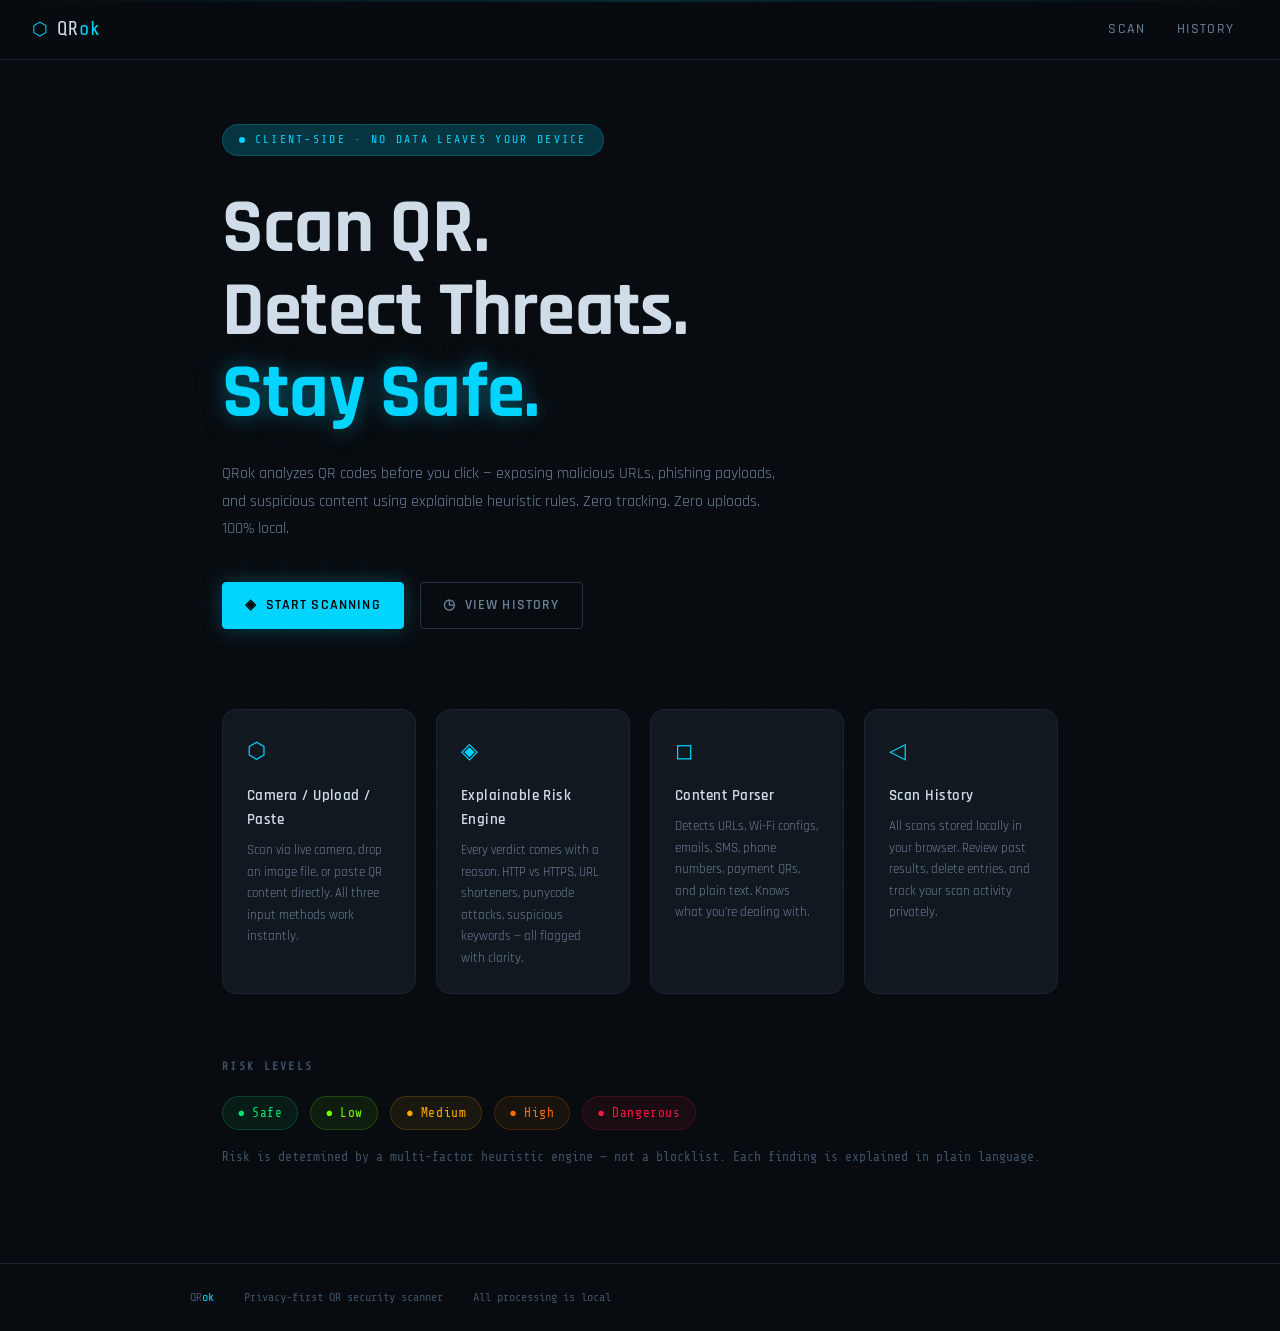
<file: index.html>
<!DOCTYPE html>
<html lang="en">
<head>
  <meta charset="UTF-8" />
  <meta name="viewport" content="width=device-width, initial-scale=1.0" />
  <title>QRok — QR Security Scanner</title>
  <link rel="stylesheet" href="assets/css/style.css" />
  <link rel="preconnect" href="https://fonts.googleapis.com">
  <link href="https://fonts.googleapis.com/css2?family=Share+Tech+Mono&family=Rajdhani:wght@300;400;500;600;700&display=swap" rel="stylesheet">
<!-- Google tag (gtag.js) -->
<script async src="https://www.googletagmanager.com/gtag/js?id=G-RPC8TESB10"></script>
<script>
  window.dataLayer = window.dataLayer || [];
  function gtag(){dataLayer.push(arguments);}
  gtag('js', new Date());

  gtag('config', 'G-RPC8TESB10');
</script>
</head>
<body class="page-landing">

  <div class="grid-overlay"></div>
  <div class="scanline"></div>

  <header class="site-header">
    <div class="logo">
      <span class="logo-icon">⬡</span>
      <span class="logo-text">QR<span class="accent">ok</span></span>
    </div>
    <nav class="site-nav">
      <a href="scan.html" class="nav-link">Scan</a>
      <a href="history.html" class="nav-link">History</a>
    </nav>
  </header>

  <main class="landing-main">

    <div class="hero">
      <div class="hero-badge">
        <span class="badge-dot"></span>
        <span>CLIENT-SIDE · NO DATA LEAVES YOUR DEVICE</span>
      </div>

      <h1 class="hero-title">
        <span class="title-line">Scan QR.</span>
        <span class="title-line">Detect Threats.</span>
        <span class="title-line accent-glow">Stay Safe.</span>
      </h1>

      <p class="hero-sub">
        QRok analyzes QR codes before you click — exposing malicious URLs, phishing payloads,
        and suspicious content using explainable heuristic rules.
        Zero tracking. Zero uploads. 100% local.
      </p>

      <div class="hero-cta">
        <a href="scan.html" class="btn btn-primary">
          <span class="btn-icon">◈</span>
          Start Scanning
        </a>
        <a href="history.html" class="btn btn-ghost">
          <span class="btn-icon">◷</span>
          View History
        </a>
      </div>
    </div>

    <div class="features-grid">
      <div class="feature-card">
        <div class="feature-icon">⬡</div>
        <h3>Camera / Upload / Paste</h3>
        <p>Scan via live camera, drop an image file, or paste QR content directly. All three input methods work instantly.</p>
      </div>
      <div class="feature-card">
        <div class="feature-icon">◈</div>
        <h3>Explainable Risk Engine</h3>
        <p>Every verdict comes with a reason. HTTP vs HTTPS, URL shorteners, punycode attacks, suspicious keywords — all flagged with clarity.</p>
      </div>
      <div class="feature-card">
        <div class="feature-icon">◻</div>
        <h3>Content Parser</h3>
        <p>Detects URLs, Wi-Fi configs, emails, SMS, phone numbers, payment QRs, and plain text. Knows what you're dealing with.</p>
      </div>
      <div class="feature-card">
        <div class="feature-icon">◁</div>
        <h3>Scan History</h3>
        <p>All scans stored locally in your browser. Review past results, delete entries, and track your scan activity privately.</p>
      </div>
    </div>

    <div class="risk-legend">
      <h2 class="section-title">Risk Levels</h2>
      <div class="risk-levels">
        <div class="risk-pill risk-safe"><span>●</span> Safe</div>
        <div class="risk-pill risk-low"><span>●</span> Low</div>
        <div class="risk-pill risk-medium"><span>●</span> Medium</div>
        <div class="risk-pill risk-high"><span>●</span> High</div>
        <div class="risk-pill risk-dangerous"><span>●</span> Dangerous</div>
      </div>
      <p class="risk-legend-note">Risk is determined by a multi-factor heuristic engine — not a blocklist. Each finding is explained in plain language.</p>
    </div>

  </main>

  <footer class="site-footer">
    <div class="footer-inner">
      <span class="logo-text-sm">QR<span class="accent">ok</span></span>
      <span class="footer-sep">·</span>
      <span>Privacy-first QR security scanner</span>
      <span class="footer-sep">·</span>
      <span>All processing is local</span>
    </div>
  </footer>

  <script src="assets/js/app.js" type="module"></script>
</body>
</html>
</file>
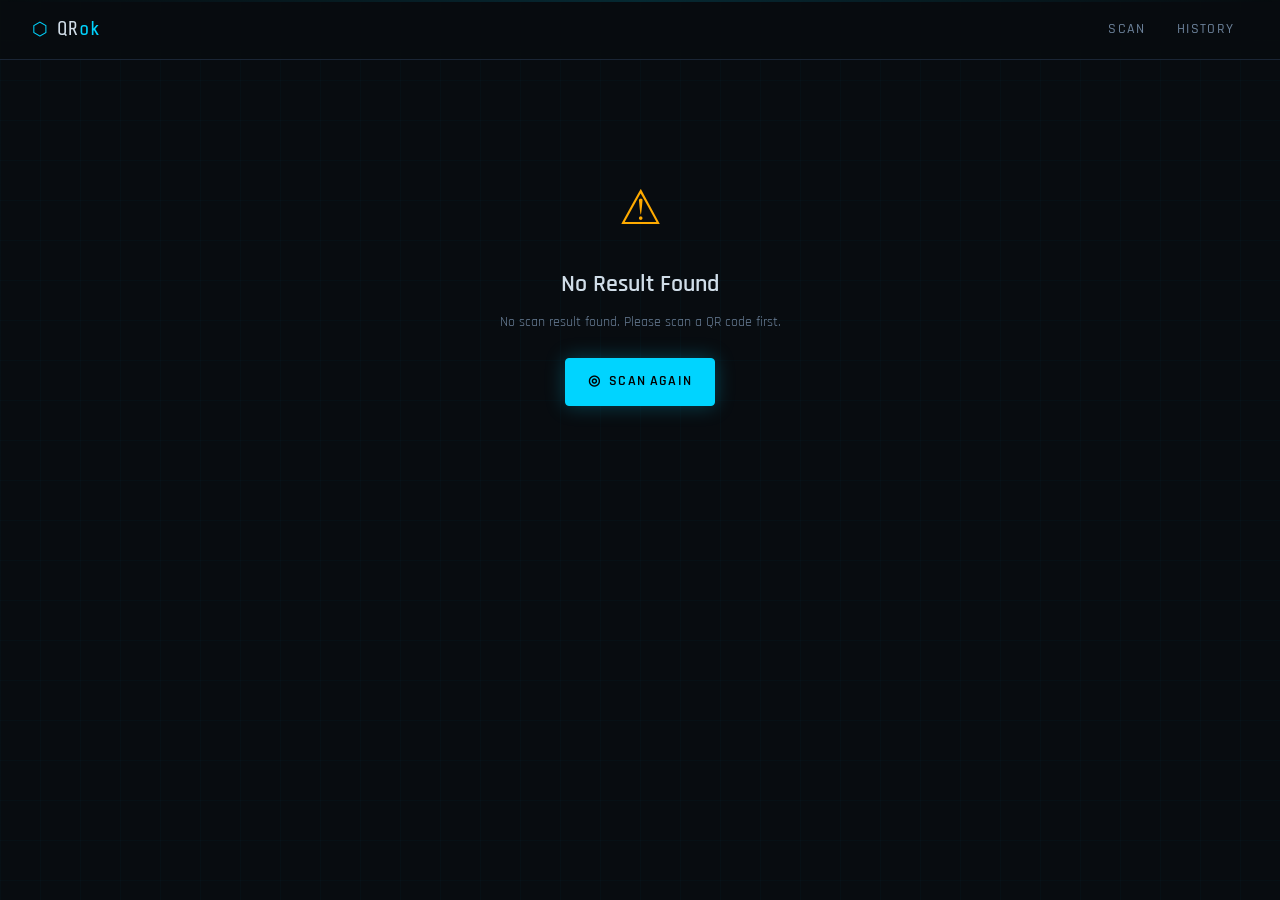
<file: result.html>
<!DOCTYPE html>
<html lang="en">
<head>
  <meta charset="UTF-8" />
  <meta name="viewport" content="width=device-width, initial-scale=1.0" />
  <title>QRok — Result</title>
  <link rel="stylesheet" href="assets/css/style.css" />
  <link rel="preconnect" href="https://fonts.googleapis.com">
  <link href="https://fonts.googleapis.com/css2?family=Share+Tech+Mono&family=Rajdhani:wght@300;400;500;600;700&display=swap" rel="stylesheet">
<!-- Google tag (gtag.js) -->
<script async src="https://www.googletagmanager.com/gtag/js?id=G-RPC8TESB10"></script>
<script>
  window.dataLayer = window.dataLayer || [];
  function gtag(){dataLayer.push(arguments);}
  gtag('js', new Date());

  gtag('config', 'G-RPC8TESB10');
</script>
</head>
<body class="page-result">

  <div class="grid-overlay"></div>
  <div class="scanline"></div>

  <header class="site-header">
    <div class="logo">
      <a href="index.html" style="text-decoration:none;display:flex;align-items:center;gap:8px;">
        <span class="logo-icon">⬡</span>
        <span class="logo-text">QR<span class="accent">ok</span></span>
      </a>
    </div>
    <nav class="site-nav">
      <a href="scan.html" class="nav-link">Scan</a>
      <a href="history.html" class="nav-link">History</a>
    </nav>
  </header>

  <main class="result-main">
    <div class="result-container" id="resultContainer">

      <!-- Loading state -->
      <div class="result-loading" id="resultLoading">
        <div class="loader-ring"></div>
        <p>Analyzing QR content…</p>
      </div>

      <!-- Error state -->
      <div class="result-error" id="resultError" style="display:none;">
        <div class="error-icon">⚠</div>
        <h2>No Result Found</h2>
        <p id="errorMessage">No scan data was provided.</p>
        <a href="scan.html" class="btn btn-primary" style="margin-top:1.5rem;">
          <span class="btn-icon">◎</span> Scan Again
        </a>
      </div>

      <!-- Result content -->
      <div class="result-content" id="resultContent" style="display:none;">

        <!-- Risk banner -->
        <div class="risk-banner" id="riskBanner">
          <div class="risk-banner-left">
            <div class="risk-icon" id="riskIcon"></div>
            <div class="risk-info">
              <div class="risk-label" id="riskLabel"></div>
              <div class="risk-level" id="riskLevel"></div>
            </div>
          </div>
          <div class="risk-score-block">
            <div class="risk-score-value" id="riskScore"></div>
            <div class="risk-score-label">risk score</div>
          </div>
        </div>

        <!-- Content type badge -->
        <div class="content-type-row">
          <div class="content-type-badge" id="contentTypeBadge"></div>
          <div class="scan-meta" id="scanMeta"></div>
        </div>

        <!-- Findings -->
        <section class="result-section" id="findingsSection">
          <h2 class="section-label">
            <span class="section-icon">◈</span> Security Findings
          </h2>
          <div class="findings-list" id="findingsList"></div>
        </section>

        <!-- Parsed data -->
        <section class="result-section" id="parsedSection">
          <h2 class="section-label">
            <span class="section-icon">◻</span> Parsed Content
          </h2>
          <div class="parsed-grid" id="parsedGrid"></div>
        </section>

        <!-- Raw content -->
        <section class="result-section">
          <h2 class="section-label">
            <span class="section-icon">⊞</span> Raw QR Content
          </h2>
          <div class="raw-content-block">
            <code class="raw-content" id="rawContent"></code>
            <button class="copy-btn" id="copyRaw" title="Copy to clipboard">⧉ Copy</button>
          </div>
        </section>

        <!-- Actions -->
        <div class="result-actions">
          <a href="scan.html" class="btn btn-ghost">
            <span class="btn-icon">◁</span> Scan Another
          </a>
          <button class="btn btn-ghost" id="saveResult">
            <span class="btn-icon">◷</span> Save to History
          </button>
          <button class="btn btn-danger" id="openLink" style="display:none;">
            <span class="btn-icon">⤤</span> Open Link
          </button>
        </div>

        <!-- Confirm modal -->
        <div class="modal-overlay" id="confirmModal" style="display:none;">
          <div class="modal-box">
            <div class="modal-header">
              <span class="modal-icon">⚠</span>
              <h3>Proceed with Caution</h3>
            </div>
            <p class="modal-body" id="modalBody"></p>
            <div class="modal-footer">
              <button class="btn btn-ghost" id="modalCancel">Cancel</button>
              <button class="btn btn-danger" id="modalConfirm">Open Anyway</button>
            </div>
          </div>
        </div>

      </div>
    </div>
  </main>

  <script src="assets/js/utils.js" type="module"></script>
  <script src="assets/js/parser.js" type="module"></script>
  <script src="assets/js/risk-engine.js" type="module"></script>
  <script src="assets/js/history.js" type="module"></script>
  <script src="assets/js/result.js" type="module"></script>
</body>
</html>
</file>
<file: assets/css/style.css>
/* ============================================================
   QRok — Style Sheet
   Dark cybersecurity theme · Monospace + Rajdhani
   ============================================================ */

:root {
  --bg-base:        #080c10;
  --bg-surface:     #0d1318;
  --bg-card:        #111820;
  --bg-card-hover:  #151e28;
  --bg-input:       #0a1018;

  --border:         #1a2535;
  --border-bright:  #243347;
  --border-accent:  #0ff4;

  --text-primary:   #d0dde8;
  --text-secondary: #6b8099;
  --text-dim:       #3d5166;
  --text-mono:      #8ab3cc;

  --accent-cyan:    #00d4ff;
  --accent-cyan-dim:#00d4ff33;
  --accent-blue:    #0066ff;
  --accent-glow:    0 0 20px #00d4ff55, 0 0 40px #00d4ff22;

  --risk-safe:      #00e676;
  --risk-safe-bg:   #00e67612;
  --risk-safe-bdr:  #00e67630;

  --risk-low:       #76ff03;
  --risk-low-bg:    #76ff0312;
  --risk-low-bdr:   #76ff0330;

  --risk-medium:    #ffab00;
  --risk-medium-bg: #ffab0012;
  --risk-medium-bdr:#ffab0030;

  --risk-high:      #ff6d00;
  --risk-high-bg:   #ff6d0012;
  --risk-high-bdr:  #ff6d0030;

  --risk-danger:    #ff1744;
  --risk-danger-bg: #ff174412;
  --risk-danger-bdr:#ff174430;

  --font-mono:  'Share Tech Mono', monospace;
  --font-sans:  'Rajdhani', sans-serif;

  --radius-sm:  4px;
  --radius-md:  8px;
  --radius-lg:  14px;

  --transition: 0.2s ease;
  --shadow-card: 0 2px 20px #00000055;
}

/* ---- Reset ---- */
*, *::before, *::after { box-sizing: border-box; margin: 0; padding: 0; }

html { scroll-behavior: smooth; }

body {
  background: var(--bg-base);
  color: var(--text-primary);
  font-family: var(--font-sans);
  font-size: 16px;
  line-height: 1.6;
  min-height: 100vh;
  overflow-x: hidden;
}

/* ---- Grid overlay ---- */
.grid-overlay {
  position: fixed;
  inset: 0;
  pointer-events: none;
  z-index: 0;
  background-image:
    linear-gradient(rgba(0,212,255,0.025) 1px, transparent 1px),
    linear-gradient(90deg, rgba(0,212,255,0.025) 1px, transparent 1px);
  background-size: 40px 40px;
}

/* ---- Scanline ---- */
.scanline {
  position: fixed;
  top: 0; left: 0; right: 0;
  height: 2px;
  background: linear-gradient(90deg, transparent, var(--accent-cyan), transparent);
  opacity: 0.15;
  z-index: 999;
  animation: scanlineMove 8s linear infinite;
}
@keyframes scanlineMove {
  0%   { top: 0; }
  100% { top: 100vh; }
}

/* ---- Header ---- */
.site-header {
  position: sticky;
  top: 0;
  z-index: 100;
  display: flex;
  align-items: center;
  justify-content: space-between;
  padding: 0 2rem;
  height: 60px;
  background: rgba(8,12,16,0.92);
  backdrop-filter: blur(12px);
  border-bottom: 1px solid var(--border);
}

.logo {
  display: flex;
  align-items: center;
  gap: 8px;
  font-family: var(--font-mono);
  font-size: 1.2rem;
  letter-spacing: 0.05em;
}
.logo-icon { color: var(--accent-cyan); font-size: 1.1rem; }
.logo-text { color: var(--text-primary); font-weight: 400; }
.logo-text .accent { color: var(--accent-cyan); }

.site-nav { display: flex; gap: 0.25rem; }
.nav-link {
  font-family: var(--font-sans);
  font-weight: 500;
  font-size: 0.85rem;
  letter-spacing: 0.1em;
  text-transform: uppercase;
  color: var(--text-secondary);
  text-decoration: none;
  padding: 0.4rem 0.85rem;
  border-radius: var(--radius-sm);
  transition: color var(--transition), background var(--transition);
}
.nav-link:hover, .nav-link.active {
  color: var(--accent-cyan);
  background: var(--accent-cyan-dim);
}

/* ---- Buttons ---- */
.btn {
  display: inline-flex;
  align-items: center;
  gap: 0.5rem;
  font-family: var(--font-sans);
  font-weight: 600;
  font-size: 0.9rem;
  letter-spacing: 0.08em;
  text-transform: uppercase;
  text-decoration: none;
  padding: 0.7rem 1.4rem;
  border-radius: var(--radius-sm);
  border: 1px solid transparent;
  cursor: pointer;
  transition: all var(--transition);
  white-space: nowrap;
  background: none;
}
.btn-icon { font-size: 0.85rem; }
.btn-primary {
  background: var(--accent-cyan);
  color: #000;
  border-color: var(--accent-cyan);
  box-shadow: 0 0 20px #00d4ff44;
}
.btn-primary:hover {
  background: #33ddff;
  box-shadow: 0 0 30px #00d4ff66;
}
.btn-ghost {
  color: var(--text-secondary);
  border-color: var(--border-bright);
}
.btn-ghost:hover {
  color: var(--accent-cyan);
  border-color: var(--accent-cyan);
  background: var(--accent-cyan-dim);
}
.btn-danger {
  background: var(--risk-danger-bg);
  color: var(--risk-danger);
  border-color: var(--risk-danger-bdr);
}
.btn-danger:hover {
  background: #ff174422;
  box-shadow: 0 0 20px #ff174433;
}
.btn-sm { padding: 0.45rem 0.9rem; font-size: 0.8rem; }

/* ---- Cards ---- */
.card {
  background: var(--bg-card);
  border: 1px solid var(--border);
  border-radius: var(--radius-lg);
  padding: 1.5rem;
}

/* ---- Section labels ---- */
.section-label {
  font-family: var(--font-mono);
  font-size: 0.78rem;
  letter-spacing: 0.15em;
  text-transform: uppercase;
  color: var(--text-secondary);
  margin-bottom: 1rem;
  display: flex;
  align-items: center;
  gap: 0.6rem;
}
.section-icon { color: var(--accent-cyan); }

/* ---- Status messages ---- */
.status-msg {
  margin-top: 0.75rem;
  font-family: var(--font-mono);
  font-size: 0.82rem;
  color: var(--text-secondary);
  min-height: 1.2em;
}
.status-msg.error { color: var(--risk-danger); }
.status-msg.success { color: var(--risk-safe); }

/* ============================================================
   LANDING PAGE
   ============================================================ */
.page-landing main { position: relative; z-index: 1; }

.landing-main {
  max-width: 900px;
  margin: 0 auto;
  padding: 4rem 2rem 6rem;
}

.hero { margin-bottom: 5rem; }

.hero-badge {
  display: inline-flex;
  align-items: center;
  gap: 0.6rem;
  font-family: var(--font-mono);
  font-size: 0.72rem;
  letter-spacing: 0.2em;
  color: var(--accent-cyan);
  background: var(--accent-cyan-dim);
  border: 1px solid #00d4ff33;
  border-radius: 100px;
  padding: 0.35rem 1rem;
  margin-bottom: 2rem;
}
.badge-dot {
  width: 6px; height: 6px;
  background: var(--accent-cyan);
  border-radius: 50%;
  animation: pulse 2s infinite;
}
@keyframes pulse {
  0%, 100% { opacity: 1; transform: scale(1); }
  50%       { opacity: 0.5; transform: scale(0.7); }
}

.hero-title {
  font-family: var(--font-sans);
  font-size: clamp(2.8rem, 6vw, 5rem);
  font-weight: 700;
  line-height: 1.08;
  letter-spacing: -0.01em;
  margin-bottom: 1.5rem;
}
.title-line { display: block; }
.accent-glow {
  color: var(--accent-cyan);
  text-shadow: var(--accent-glow);
}

.hero-sub {
  max-width: 560px;
  color: var(--text-secondary);
  font-size: 1rem;
  line-height: 1.7;
  margin-bottom: 2.5rem;
  font-weight: 400;
}

.hero-cta { display: flex; gap: 1rem; flex-wrap: wrap; }

/* Features grid */
.features-grid {
  display: grid;
  grid-template-columns: repeat(auto-fit, minmax(190px, 1fr));
  gap: 1.25rem;
  margin-bottom: 4rem;
}
.feature-card {
  background: var(--bg-card);
  border: 1px solid var(--border);
  border-radius: var(--radius-lg);
  padding: 1.5rem;
  transition: border-color var(--transition), box-shadow var(--transition);
}
.feature-card:hover {
  border-color: var(--border-bright);
  box-shadow: 0 0 30px #00d4ff11;
}
.feature-icon {
  font-size: 1.4rem;
  color: var(--accent-cyan);
  margin-bottom: 0.85rem;
}
.feature-card h3 {
  font-weight: 600;
  font-size: 0.95rem;
  letter-spacing: 0.03em;
  margin-bottom: 0.5rem;
}
.feature-card p {
  font-size: 0.84rem;
  color: var(--text-secondary);
  line-height: 1.6;
}

/* Risk legend */
.section-title {
  font-family: var(--font-mono);
  font-size: 0.72rem;
  letter-spacing: 0.2em;
  text-transform: uppercase;
  color: var(--text-dim);
  margin-bottom: 1.2rem;
}
.risk-levels { display: flex; flex-wrap: wrap; gap: 0.75rem; margin-bottom: 1rem; }
.risk-pill {
  display: inline-flex;
  align-items: center;
  gap: 0.4rem;
  font-family: var(--font-mono);
  font-size: 0.8rem;
  padding: 0.35rem 0.9rem;
  border-radius: 100px;
  border: 1px solid;
  letter-spacing: 0.05em;
}
.risk-pill.risk-safe     { color: var(--risk-safe);   background: var(--risk-safe-bg);   border-color: var(--risk-safe-bdr); }
.risk-pill.risk-low      { color: var(--risk-low);    background: var(--risk-low-bg);    border-color: var(--risk-low-bdr); }
.risk-pill.risk-medium   { color: var(--risk-medium); background: var(--risk-medium-bg); border-color: var(--risk-medium-bdr); }
.risk-pill.risk-high     { color: var(--risk-high);   background: var(--risk-high-bg);   border-color: var(--risk-high-bdr); }
.risk-pill.risk-dangerous{ color: var(--risk-danger); background: var(--risk-danger-bg); border-color: var(--risk-danger-bdr); }

.risk-legend-note {
  font-size: 0.82rem;
  color: var(--text-dim);
  font-family: var(--font-mono);
}

/* Footer */
.site-footer {
  border-top: 1px solid var(--border);
  padding: 1.5rem 2rem;
  position: relative;
  z-index: 1;
}
.footer-inner {
  max-width: 900px;
  margin: 0 auto;
  display: flex;
  align-items: center;
  gap: 0.75rem;
  font-family: var(--font-mono);
  font-size: 0.75rem;
  color: var(--text-dim);
}
.logo-text-sm .accent { color: var(--accent-cyan); }
.footer-sep { color: var(--border-bright); }

/* ============================================================
   SCAN PAGE
   ============================================================ */
.scan-main {
  position: relative;
  z-index: 1;
  padding: 2rem 1rem 4rem;
}
.scan-container {
  max-width: 680px;
  margin: 0 auto;
}

.page-header { margin-bottom: 2rem; }
.page-title {
  font-size: 1.8rem;
  font-weight: 700;
  letter-spacing: -0.01em;
  margin-bottom: 0.4rem;
}
.page-sub {
  color: var(--text-secondary);
  font-size: 0.9rem;
}

/* Input tabs */
.input-tabs {
  display: flex;
  gap: 0.5rem;
  margin-bottom: 1.5rem;
  border-bottom: 1px solid var(--border);
  padding-bottom: 0;
}
.tab-btn {
  display: flex;
  align-items: center;
  gap: 0.4rem;
  font-family: var(--font-sans);
  font-weight: 600;
  font-size: 0.82rem;
  letter-spacing: 0.1em;
  text-transform: uppercase;
  color: var(--text-secondary);
  background: none;
  border: none;
  border-bottom: 2px solid transparent;
  padding: 0.75rem 1rem;
  cursor: pointer;
  transition: all var(--transition);
  margin-bottom: -1px;
}
.tab-icon { font-size: 0.9rem; }
.tab-btn:hover { color: var(--text-primary); }
.tab-btn.active { color: var(--accent-cyan); border-bottom-color: var(--accent-cyan); }

/* Tab panels */
.tab-panel { display: none; animation: fadeIn 0.2s ease; }
.tab-panel.active { display: block; }
@keyframes fadeIn { from { opacity: 0; transform: translateY(4px); } to { opacity: 1; transform: none; } }

/* Camera */
.camera-wrapper { margin-bottom: 1rem; }
.camera-frame {
  position: relative;
  width: 100%;
  aspect-ratio: 4/3;
  max-height: 420px;
  background: #050810;
  border: 1px solid var(--border);
  border-radius: var(--radius-lg);
  overflow: hidden;
  display: flex;
  align-items: center;
  justify-content: center;
}
#cameraVideo {
  width: 100%;
  height: 100%;
  object-fit: cover;
  display: block;
}
.camera-overlay {
  position: absolute;
  inset: 0;
  display: flex;
  align-items: center;
  justify-content: center;
  pointer-events: none;
}
.scan-target {
  position: relative;
  width: 55%;
  aspect-ratio: 1;
}
.corner {
  position: absolute;
  width: 22px;
  height: 22px;
  border-color: var(--accent-cyan);
  border-style: solid;
  opacity: 0.8;
}
.corner.tl { top:0; left:0; border-width: 2px 0 0 2px; }
.corner.tr { top:0; right:0; border-width: 2px 2px 0 0; }
.corner.bl { bottom:0; left:0; border-width: 0 0 2px 2px; }
.corner.br { bottom:0; right:0; border-width: 0 2px 2px 0; }

.scan-line {
  position: absolute;
  left: 0; right: 0;
  height: 2px;
  background: linear-gradient(90deg, transparent, var(--accent-cyan), transparent);
  opacity: 0;
  top: 0;
}
.scan-line.active {
  opacity: 0.7;
  animation: scanLine 2s linear infinite;
}
@keyframes scanLine {
  0%   { top: 0%; }
  50%  { top: 100%; }
  100% { top: 0%; }
}

.camera-placeholder {
  position: absolute;
  inset: 0;
  display: flex;
  flex-direction: column;
  align-items: center;
  justify-content: center;
  gap: 0.5rem;
  color: var(--text-dim);
  font-family: var(--font-mono);
  font-size: 0.82rem;
  text-align: center;
}
.placeholder-icon {
  font-size: 2.5rem;
  color: var(--border-bright);
  margin-bottom: 0.5rem;
}
.placeholder-sub { font-size: 0.72rem; }
.camera-status {
  font-family: var(--font-mono);
  font-size: 0.78rem;
  color: var(--text-secondary);
  min-height: 1.2em;
  padding: 0.25rem 0;
}

.camera-controls {
  display: flex;
  gap: 0.75rem;
  flex-wrap: wrap;
  align-items: center;
}
.select-device {
  background: var(--bg-input);
  border: 1px solid var(--border);
  border-radius: var(--radius-sm);
  color: var(--text-primary);
  font-family: var(--font-mono);
  font-size: 0.8rem;
  padding: 0.6rem 1rem;
  cursor: pointer;
}
.select-device:focus { outline: 1px solid var(--accent-cyan); }

.camera-hint {
  margin-top: 1rem;
  display: flex;
  align-items: center;
  gap: 0.5rem;
  font-family: var(--font-mono);
  font-size: 0.72rem;
  color: var(--text-dim);
}
.hint-icon { color: var(--accent-cyan); }

/* Upload */
.upload-zone {
  border: 2px dashed var(--border-bright);
  border-radius: var(--radius-lg);
  padding: 3rem 2rem;
  text-align: center;
  cursor: pointer;
  transition: all var(--transition);
  background: var(--bg-card);
}
.upload-zone:hover, .upload-zone.drag-over {
  border-color: var(--accent-cyan);
  background: var(--accent-cyan-dim);
}
.upload-icon { font-size: 2.5rem; color: var(--text-dim); margin-bottom: 1rem; }
.upload-title { font-weight: 600; font-size: 1rem; margin-bottom: 0.25rem; }
.upload-sub { color: var(--text-secondary); font-size: 0.85rem; margin-bottom: 0.5rem; }
.upload-types { font-family: var(--font-mono); font-size: 0.72rem; color: var(--text-dim); }

.upload-preview {
  display: flex;
  gap: 1rem;
  align-items: flex-start;
  margin-bottom: 1rem;
  padding: 1rem;
  background: var(--bg-card);
  border: 1px solid var(--border);
  border-radius: var(--radius-lg);
}
.upload-preview img {
  max-width: 120px;
  max-height: 120px;
  border-radius: var(--radius-sm);
  object-fit: contain;
  background: #000;
}
.upload-preview-info {
  font-family: var(--font-mono);
  font-size: 0.78rem;
  color: var(--text-secondary);
  line-height: 1.8;
}
.upload-controls { display: flex; gap: 0.75rem; margin-bottom: 0.5rem; }

/* Paste */
.paste-wrapper { display: flex; flex-direction: column; gap: 1rem; }
.paste-label {
  font-family: var(--font-mono);
  font-size: 0.75rem;
  letter-spacing: 0.12em;
  text-transform: uppercase;
  color: var(--text-secondary);
}
.paste-input {
  width: 100%;
  background: var(--bg-input);
  border: 1px solid var(--border);
  border-radius: var(--radius-md);
  color: var(--text-primary);
  font-family: var(--font-mono);
  font-size: 0.87rem;
  line-height: 1.6;
  padding: 1rem;
  resize: vertical;
  min-height: 140px;
  transition: border-color var(--transition);
}
.paste-input:focus {
  outline: none;
  border-color: var(--accent-cyan);
}
.paste-input::placeholder { color: var(--text-dim); }
.paste-actions { display: flex; gap: 0.75rem; }

/* ============================================================
   RESULT PAGE
   ============================================================ */
.result-main {
  position: relative;
  z-index: 1;
  padding: 2rem 1rem 5rem;
}
.result-container {
  max-width: 700px;
  margin: 0 auto;
}

/* Loading */
.result-loading {
  display: flex;
  flex-direction: column;
  align-items: center;
  justify-content: center;
  gap: 1.5rem;
  padding: 6rem 2rem;
  font-family: var(--font-mono);
  color: var(--text-secondary);
  font-size: 0.88rem;
}
.loader-ring {
  width: 44px;
  height: 44px;
  border: 2px solid var(--border);
  border-top-color: var(--accent-cyan);
  border-radius: 50%;
  animation: spin 0.8s linear infinite;
}
@keyframes spin { to { transform: rotate(360deg); } }

/* Error */
.result-error {
  display: flex;
  flex-direction: column;
  align-items: center;
  padding: 5rem 2rem;
  text-align: center;
}
.error-icon {
  font-size: 3rem;
  color: var(--risk-medium);
  margin-bottom: 1rem;
}
.result-error h2 { margin-bottom: 0.5rem; font-weight: 600; }
.result-error p { color: var(--text-secondary); font-size: 0.9rem; }

/* Risk banner */
.risk-banner {
  border-radius: var(--radius-lg);
  border: 1px solid;
  padding: 1.5rem 1.75rem;
  display: flex;
  align-items: center;
  justify-content: space-between;
  gap: 1rem;
  margin-bottom: 1.5rem;
  animation: fadeIn 0.4s ease;
}
.risk-banner.risk-safe     { background: var(--risk-safe-bg);   border-color: var(--risk-safe-bdr); }
.risk-banner.risk-low      { background: var(--risk-low-bg);    border-color: var(--risk-low-bdr); }
.risk-banner.risk-medium   { background: var(--risk-medium-bg); border-color: var(--risk-medium-bdr); }
.risk-banner.risk-high     { background: var(--risk-high-bg);   border-color: var(--risk-high-bdr); }
.risk-banner.risk-dangerous{ background: var(--risk-danger-bg); border-color: var(--risk-danger-bdr); box-shadow: 0 0 30px #ff174422; }

.risk-banner-left { display: flex; align-items: center; gap: 1rem; }
.risk-icon { font-size: 2rem; line-height: 1; }

.risk-label {
  font-family: var(--font-mono);
  font-size: 0.72rem;
  letter-spacing: 0.2em;
  text-transform: uppercase;
  opacity: 0.7;
  margin-bottom: 0.25rem;
}
.risk-level {
  font-family: var(--font-sans);
  font-weight: 700;
  font-size: 1.5rem;
  letter-spacing: 0.02em;
  text-transform: uppercase;
}
.risk-banner.risk-safe     .risk-level { color: var(--risk-safe); }
.risk-banner.risk-low      .risk-level { color: var(--risk-low); }
.risk-banner.risk-medium   .risk-level { color: var(--risk-medium); }
.risk-banner.risk-high     .risk-level { color: var(--risk-high); }
.risk-banner.risk-dangerous .risk-level { color: var(--risk-danger); }

.risk-score-block { text-align: right; }
.risk-score-value {
  font-family: var(--font-mono);
  font-size: 2.2rem;
  font-weight: 400;
  line-height: 1;
}
.risk-banner.risk-safe     .risk-score-value { color: var(--risk-safe); }
.risk-banner.risk-low      .risk-score-value { color: var(--risk-low); }
.risk-banner.risk-medium   .risk-score-value { color: var(--risk-medium); }
.risk-banner.risk-high     .risk-score-value { color: var(--risk-high); }
.risk-banner.risk-dangerous .risk-score-value { color: var(--risk-danger); }
.risk-score-label {
  font-family: var(--font-mono);
  font-size: 0.68rem;
  letter-spacing: 0.12em;
  text-transform: uppercase;
  color: var(--text-secondary);
}

/* Content type row */
.content-type-row {
  display: flex;
  align-items: center;
  justify-content: space-between;
  gap: 1rem;
  margin-bottom: 2rem;
  flex-wrap: wrap;
}
.content-type-badge {
  font-family: var(--font-mono);
  font-size: 0.75rem;
  letter-spacing: 0.12em;
  text-transform: uppercase;
  color: var(--accent-cyan);
  background: var(--accent-cyan-dim);
  border: 1px solid #00d4ff33;
  padding: 0.35rem 0.9rem;
  border-radius: 100px;
}
.scan-meta {
  font-family: var(--font-mono);
  font-size: 0.72rem;
  color: var(--text-dim);
}

/* Sections */
.result-section {
  background: var(--bg-card);
  border: 1px solid var(--border);
  border-radius: var(--radius-lg);
  padding: 1.5rem;
  margin-bottom: 1.25rem;
}

/* Findings */
.findings-list { display: flex; flex-direction: column; gap: 0.6rem; }
.finding-item {
  display: flex;
  align-items: flex-start;
  gap: 0.85rem;
  padding: 0.75rem 1rem;
  border-radius: var(--radius-sm);
  border: 1px solid;
  font-size: 0.88rem;
  animation: fadeIn 0.3s ease;
}
.finding-item.sev-info    { background: #00d4ff08; border-color: #00d4ff20; }
.finding-item.sev-low     { background: var(--risk-low-bg); border-color: var(--risk-low-bdr); }
.finding-item.sev-medium  { background: var(--risk-medium-bg); border-color: var(--risk-medium-bdr); }
.finding-item.sev-high    { background: var(--risk-high-bg); border-color: var(--risk-high-bdr); }
.finding-item.sev-critical{ background: var(--risk-danger-bg); border-color: var(--risk-danger-bdr); }

.finding-sev {
  font-family: var(--font-mono);
  font-size: 0.65rem;
  letter-spacing: 0.12em;
  text-transform: uppercase;
  font-weight: 700;
  min-width: 52px;
  padding-top: 0.1em;
}
.finding-item.sev-info    .finding-sev { color: var(--accent-cyan); }
.finding-item.sev-low     .finding-sev { color: var(--risk-low); }
.finding-item.sev-medium  .finding-sev { color: var(--risk-medium); }
.finding-item.sev-high    .finding-sev { color: var(--risk-high); }
.finding-item.sev-critical .finding-sev { color: var(--risk-danger); }

.finding-text { color: var(--text-primary); line-height: 1.5; }

.findings-clean {
  font-family: var(--font-mono);
  font-size: 0.82rem;
  color: var(--risk-safe);
  padding: 1rem;
  border: 1px solid var(--risk-safe-bdr);
  border-radius: var(--radius-sm);
  background: var(--risk-safe-bg);
  display: flex;
  align-items: center;
  gap: 0.5rem;
}

/* Parsed grid */
.parsed-grid {
  display: grid;
  grid-template-columns: repeat(auto-fill, minmax(220px, 1fr));
  gap: 0.75rem;
}
.parsed-item {
  display: flex;
  flex-direction: column;
  gap: 0.2rem;
}
.parsed-key {
  font-family: var(--font-mono);
  font-size: 0.68rem;
  letter-spacing: 0.12em;
  text-transform: uppercase;
  color: var(--text-dim);
}
.parsed-value {
  font-family: var(--font-mono);
  font-size: 0.85rem;
  color: var(--text-mono);
  word-break: break-all;
}
.parsed-value a {
  color: var(--accent-cyan);
  text-decoration: none;
}

/* Raw content */
.raw-content-block {
  position: relative;
  background: var(--bg-input);
  border: 1px solid var(--border);
  border-radius: var(--radius-sm);
  padding: 1rem;
}
.raw-content {
  display: block;
  font-family: var(--font-mono);
  font-size: 0.82rem;
  color: var(--text-mono);
  word-break: break-all;
  white-space: pre-wrap;
  max-height: 200px;
  overflow-y: auto;
  line-height: 1.6;
}
.copy-btn {
  position: absolute;
  top: 0.5rem;
  right: 0.5rem;
  font-family: var(--font-mono);
  font-size: 0.72rem;
  color: var(--text-secondary);
  background: var(--bg-card);
  border: 1px solid var(--border);
  border-radius: var(--radius-sm);
  padding: 0.25rem 0.6rem;
  cursor: pointer;
  transition: all var(--transition);
}
.copy-btn:hover { color: var(--accent-cyan); border-color: var(--accent-cyan); }

/* Result actions */
.result-actions {
  display: flex;
  gap: 0.75rem;
  flex-wrap: wrap;
  padding-top: 0.5rem;
}

/* Modal */
.modal-overlay {
  position: fixed;
  inset: 0;
  background: rgba(0,0,0,0.75);
  backdrop-filter: blur(4px);
  z-index: 1000;
  display: flex;
  align-items: center;
  justify-content: center;
  padding: 1rem;
}
.modal-box {
  background: var(--bg-card);
  border: 1px solid var(--border-bright);
  border-radius: var(--radius-lg);
  padding: 2rem;
  max-width: 420px;
  width: 100%;
  box-shadow: 0 20px 60px #000a;
  animation: fadeIn 0.2s ease;
}
.modal-header {
  display: flex;
  align-items: center;
  gap: 0.75rem;
  margin-bottom: 1rem;
}
.modal-icon { font-size: 1.5rem; color: var(--risk-medium); }
.modal-header h3 { font-size: 1.1rem; font-weight: 600; }
.modal-body { color: var(--text-secondary); font-size: 0.9rem; line-height: 1.6; margin-bottom: 1.5rem; }
.modal-footer { display: flex; gap: 0.75rem; justify-content: flex-end; }

/* ============================================================
   HISTORY PAGE
   ============================================================ */
.history-main {
  position: relative;
  z-index: 1;
  padding: 2rem 1rem 5rem;
}
.history-container { max-width: 800px; margin: 0 auto; }

.page-header {
  display: flex;
  align-items: flex-start;
  justify-content: space-between;
  gap: 1rem;
  margin-bottom: 2rem;
  flex-wrap: wrap;
}
.page-header-left {}
.history-actions { display: flex; gap: 0.6rem; align-items: center; padding-top: 0.25rem; }

/* Stats */
.history-stats {
  display: flex;
  gap: 0.75rem;
  flex-wrap: wrap;
  margin-bottom: 1.5rem;
}
.stat-chip {
  background: var(--bg-card);
  border: 1px solid var(--border);
  border-radius: var(--radius-sm);
  padding: 0.6rem 1rem;
  display: flex;
  flex-direction: column;
  align-items: center;
  min-width: 80px;
}
.stat-chip.risk-safe   { border-color: var(--risk-safe-bdr); }
.stat-chip.risk-medium { border-color: var(--risk-medium-bdr); }
.stat-chip.risk-high   { border-color: var(--risk-high-bdr); }
.stat-value {
  font-family: var(--font-mono);
  font-size: 1.4rem;
  line-height: 1;
  margin-bottom: 0.2rem;
}
.stat-chip.risk-safe   .stat-value { color: var(--risk-safe); }
.stat-chip.risk-medium .stat-value { color: var(--risk-medium); }
.stat-chip.risk-high   .stat-value { color: var(--risk-high); }
.stat-label { font-size: 0.68rem; font-family: var(--font-mono); color: var(--text-dim); letter-spacing: 0.1em; text-transform: uppercase; }

/* Filter bar */
.history-filter {
  display: flex;
  gap: 0.4rem;
  flex-wrap: wrap;
  margin-bottom: 1.5rem;
}
.filter-btn {
  font-family: var(--font-sans);
  font-weight: 500;
  font-size: 0.75rem;
  letter-spacing: 0.1em;
  text-transform: uppercase;
  color: var(--text-secondary);
  background: none;
  border: 1px solid var(--border);
  border-radius: 100px;
  padding: 0.3rem 0.8rem;
  cursor: pointer;
  transition: all var(--transition);
}
.filter-btn:hover { color: var(--text-primary); border-color: var(--border-bright); }
.filter-btn.active { color: var(--accent-cyan); border-color: var(--accent-cyan); background: var(--accent-cyan-dim); }

/* History list */
.history-list { display: flex; flex-direction: column; gap: 0.75rem; }
.history-item {
  background: var(--bg-card);
  border: 1px solid var(--border);
  border-radius: var(--radius-lg);
  padding: 1.1rem 1.25rem;
  display: flex;
  align-items: center;
  gap: 1rem;
  cursor: pointer;
  transition: all var(--transition);
  text-decoration: none;
  color: inherit;
}
.history-item:hover {
  border-color: var(--border-bright);
  background: var(--bg-card-hover);
  transform: translateX(2px);
}
.history-risk-dot {
  width: 10px;
  height: 10px;
  border-radius: 50%;
  flex-shrink: 0;
}
.dot-safe      { background: var(--risk-safe);   box-shadow: 0 0 6px var(--risk-safe); }
.dot-low       { background: var(--risk-low);    box-shadow: 0 0 6px var(--risk-low); }
.dot-medium    { background: var(--risk-medium); box-shadow: 0 0 6px var(--risk-medium); }
.dot-high      { background: var(--risk-high);   box-shadow: 0 0 6px var(--risk-high); }
.dot-dangerous { background: var(--risk-danger); box-shadow: 0 0 6px var(--risk-danger); }

.history-item-info { flex: 1; min-width: 0; }
.history-item-raw {
  font-family: var(--font-mono);
  font-size: 0.84rem;
  color: var(--text-primary);
  white-space: nowrap;
  overflow: hidden;
  text-overflow: ellipsis;
  margin-bottom: 0.2rem;
}
.history-item-meta {
  font-family: var(--font-mono);
  font-size: 0.7rem;
  color: var(--text-dim);
  display: flex;
  gap: 0.75rem;
}
.history-item-type {
  color: var(--accent-cyan);
  text-transform: uppercase;
  letter-spacing: 0.08em;
}
.history-item-right {
  display: flex;
  align-items: center;
  gap: 0.75rem;
  flex-shrink: 0;
}
.history-risk-badge {
  font-family: var(--font-mono);
  font-size: 0.68rem;
  letter-spacing: 0.1em;
  text-transform: uppercase;
  font-weight: 700;
  padding: 0.2rem 0.6rem;
  border-radius: 100px;
  border: 1px solid;
}
.badge-safe      { color: var(--risk-safe);   border-color: var(--risk-safe-bdr);   background: var(--risk-safe-bg); }
.badge-low       { color: var(--risk-low);    border-color: var(--risk-low-bdr);    background: var(--risk-low-bg); }
.badge-medium    { color: var(--risk-medium); border-color: var(--risk-medium-bdr); background: var(--risk-medium-bg); }
.badge-high      { color: var(--risk-high);   border-color: var(--risk-high-bdr);   background: var(--risk-high-bg); }
.badge-dangerous { color: var(--risk-danger); border-color: var(--risk-danger-bdr); background: var(--risk-danger-bg); }

.history-delete-btn {
  background: none;
  border: 1px solid var(--border);
  border-radius: var(--radius-sm);
  color: var(--text-dim);
  font-size: 0.75rem;
  padding: 0.25rem 0.45rem;
  cursor: pointer;
  transition: all var(--transition);
  line-height: 1;
}
.history-delete-btn:hover { color: var(--risk-danger); border-color: var(--risk-danger-bdr); }

/* Empty state */
.history-empty {
  text-align: center;
  padding: 5rem 2rem;
  display: flex;
  flex-direction: column;
  align-items: center;
}
.empty-icon { font-size: 3rem; color: var(--border-bright); margin-bottom: 1rem; }
.history-empty h2 { margin-bottom: 0.5rem; font-weight: 600; }
.history-empty p { color: var(--text-secondary); font-size: 0.9rem; }

/* ============================================================
   RESPONSIVE
   ============================================================ */
@media (max-width: 600px) {
  .site-header { padding: 0 1rem; }
  .landing-main { padding: 2rem 1rem 4rem; }
  .hero-title { font-size: 2.2rem; }
  .risk-banner { flex-direction: column; align-items: flex-start; }
  .content-type-row { flex-direction: column; align-items: flex-start; }
  .result-actions { flex-direction: column; }
  .page-header { flex-direction: column; }
  .camera-controls { flex-direction: column; align-items: flex-start; }
  .history-item-right { flex-direction: column; align-items: flex-end; gap: 0.4rem; }
}

/* ============================================================
   SCROLLBAR
   ============================================================ */
::-webkit-scrollbar { width: 6px; height: 6px; }
::-webkit-scrollbar-track { background: var(--bg-base); }
::-webkit-scrollbar-thumb { background: var(--border-bright); border-radius: 3px; }
::-webkit-scrollbar-thumb:hover { background: var(--text-dim); }

/* ============================================================
   SELECTION
   ============================================================ */
::selection { background: #00d4ff33; color: var(--accent-cyan); }
</file>
